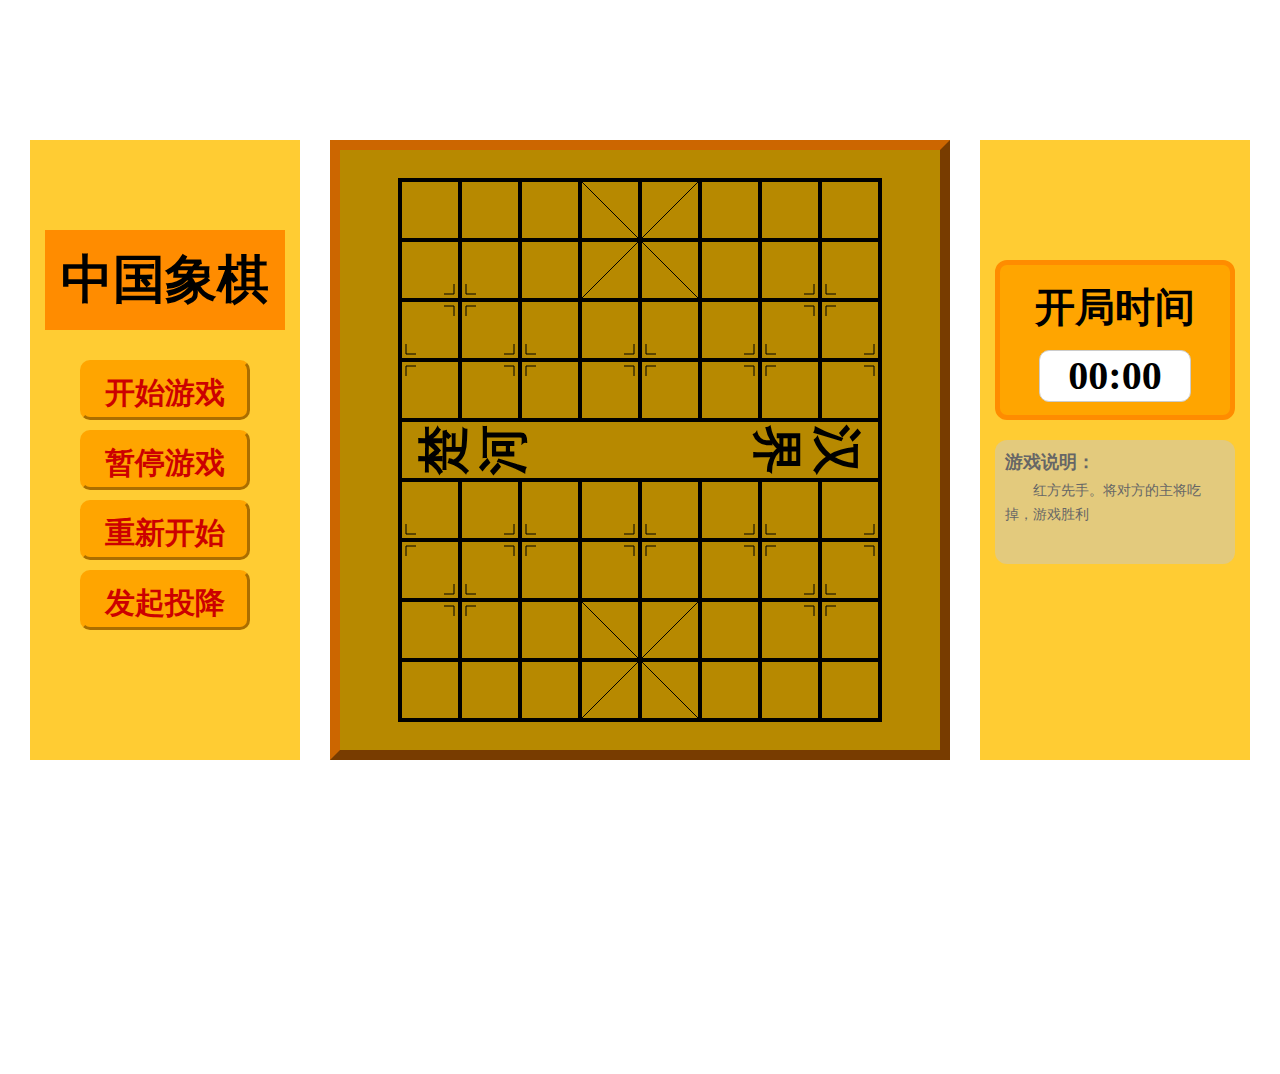
<file: ajm-中国象棋/index.html>
<!DOCTYPE html>
<html>
	<head>
		<meta charset="utf-8" />
		<title>中国象棋（最新）</title>
		<link rel="stylesheet" href="index.css" />
	</head>
	<body>
		<div id="wrap">
			<canvas width="600" height="600">老铁更新一下浏览器好吗?</canvas>
			<div id="chessboard"></div>
			<div id="alert-cover">
				<p id="window-hint"></p>
				<button id="window-btn"></button>
			</div>
			<div id="left-box">
				<div id="main-btns">
					<div id="game-name">中国象棋</div>
					<button id="start-btn">开始游戏</button>
					<button id="pause-btn"><span>暂停</span>游戏</button>
					<button id="restart-btn">重新开始</button>
					<button id="surrender-btn">发起投降</button>
				</div>
			</div>
			<div id="right-box">
				<div id="red-think">红方正在思考中…</div>
				<div id="time-count">
					<p>开局时间</p>
					<div id="time">00:00</div>
				</div>
				<div id="game-rule">
					<b>游戏说明：</b>
					<p>红方先手。将对方的主将吃掉，游戏胜利</p>
				</div>
				<div id="black-think">黑方正在思考中…</div>
			</div>
		</div>
		<script src="index.js"></script>
	</body>
</html>
</file>
<file: ajm-中国象棋/index.css>
﻿/*basic.css*/
*{
	padding: 0;
	margin: 0;
	outline: none;
}
html,body{
	height: 100%;
	width: 100%;
}
button{
	cursor: pointer;
}
/*main.css*/
#wrap{
	position: relative;
	left: 50%;
	top: 50%;
	width: 620px;
	height: 620px;
	margin-left: -310px;
	margin-top: -310px;
}
canvas{
	border: 10px outset #c60;
	background-color: #c90;
}
/*占位棋子*/
#chessboard{
	position: absolute;
	top: 10px;
	left: 10px;
	height: 600px;
	width: 600px;
	background-color: rgba(0,0,0,.1);
	z-index: 10;
}
.chessPosition{
	/*color: #aaa;*/
	color: transparent;
	position: absolute;
	cursor: pointer;
	height: 56px;
	width: 56px;
	text-align: center;
	font: 700 40px/56px "宋体";
	border-radius: 50%;
	background-color: transparent;
}
.chessPosition:active{
	color: rgb(200,200,200);
}
/*棋子*/
.chessPiece{
	/*display: none;*/
	cursor: pointer;
	position: absolute;
	height: 56px;
	width: 56px;
	text-align: center;
	font: 900 36px/46px "隶书";
	box-sizing: border-box;
	border-radius: 50%;
	background-color: #c90;
}
.red{
	color: #d00;
	border: 6px outset #c60;
}
.black{
	color: #000;
	border: 6px inset #c60;
	transform: rotate(180deg);
}
.redPosHover{
	background-color: rgba(255,0,0,.3);
}
.blackPosHover{
	background-color: rgba(0,0,0,.3);
}
.redChessHover{
	border: 6px outset #c70;
	background-color: #c70;
}
.blackChessHover{
	border: 6px inset #660;
	background-color: #660;
}
.redClickChess{
	box-shadow: 0 0 10px 2px #d00;
}
.blackClickChess{
	box-shadow: 0 0 10px 2px #000;
}
/*弹窗*/
#alert-cover{
	display: none;
	position: absolute;
	top: 10px;
	left: 10px;
	height: 600px;
	width: 600px;
	background-color: rgba(0,0,0,.5);
	z-index: 100;
}
#window-hint{
	color: darkred;
	position: absolute;
	top: 140px;
	left: 50%;
	height: 140px;
	width: 400px;
	margin-left: -210px;
	letter-spacing: 10px;
	text-align: center;
	font: 900 100px/140px "隶书";
	border: 10px solid darkorange;
	border-radius: 20px;
	background-color: orange;
}
#window-btn{
	color: #f00;
	cursor: pointer;
	position: absolute;
	font: 900 24px "微软雅黑";
	height: 50px;
	width: 150px;
	border-radius: 10px;
	border: 5px outset darkorange;
	background-color: orange;
	top: 350px;
	left: 50%;
	margin-left: -80px;
}
#window-btn:hover{
	color: darkred;
}
#window-btn:active{
	border: 5px inset darkorange;
}
/*左侧显示区*/
#left-box,#right-box{
	position: absolute;
	top: 0;
	height: 620px;
	width: 240px;
	padding: 0 15px;
	background-color: #fc3;
}
#left-box{
	left: -300px;
}
#right-box{
	right: -300px;
}
#game-name{
	margin-top: 90px;
	font: 900 52px/90px "华文行楷";
	height: 90px;
	padding: 5px;
	text-align: center;
	background-color: darkorange;
}
[id$="-think"]{
	position: absolute;
	left: 15px;
	height: 50px;
	width: 230px;
	text-align: center;
	font: 900 26px/50px "隶书";
	border: 5px solid darkorange;
	border-radius: 12px;
	background-color: orange;
}
#red-think{
	display: none;
	color: #e00;
	top: 20px;
}
#black-think{
	display: none;
	bottom: 20px;
}
#main-btns [id$="-btn"],#minor-btns [id$="-btn"]{
	color: #c00;
	position: absolute;
	font: 900 30px/60px "隶书";
	left: 50px;
	width: 170px;
	height: 60px;
	border-radius: 10px;
	border: 3px outset orange;
	background-color: orange;
}
#main-btns [id$="-btn"]:hover,#minor-btns [id$="-btn"]:hover{
	background-color: darkorange;
	border: outset darkorange;
}
#main-btns [id$="-btn"]:active,#minor-btns [id$="-btn"]:active{
	border: 3px inset darkorange;
	background-color: darkorange;
}
#start-btn{
	top: 220px;
}
#pause-btn{
	top: 290px;
}
#restart-btn{
	top: 360px;
}
#surrender-btn{
	top: 430px;
}
#time-count{
	position: absolute;
	left: 15px;
	top: 120px;
	text-align: center;
	height: 150px;
	width: 230px;
	font: 900 40px "隶书";
	border: 5px solid darkorange;
	border-radius: 12px;
	background-color: orange;
}
#time-count p{
	padding: 15px 0;
}
#time-count #time{
	display: inline-block;
	height: 50px;
	line-height: 50px;
	width: 150px;
	border: 1px solid #ccc;
	border-radius: 10px;
	background-color: #fff;
}
#game-rule{
	position: absolute;
	top: 300px;
	left: 15px;
	width: 240px;
	padding: 5px 0;
	border-radius: 12px;
	background-color: rgba(200,200,200,.5);
}
#game-rule b{
	color: #666;
	font-size: 18px;
	display: block;
	padding: 5px 10px;
}
#game-rule p{
	color: #666;
	line-height: 24px;
	font-size: 14px;
	padding: 0 10px 10px 10px;
	height: 70px;
	text-indent: 2em;
}
</file>
